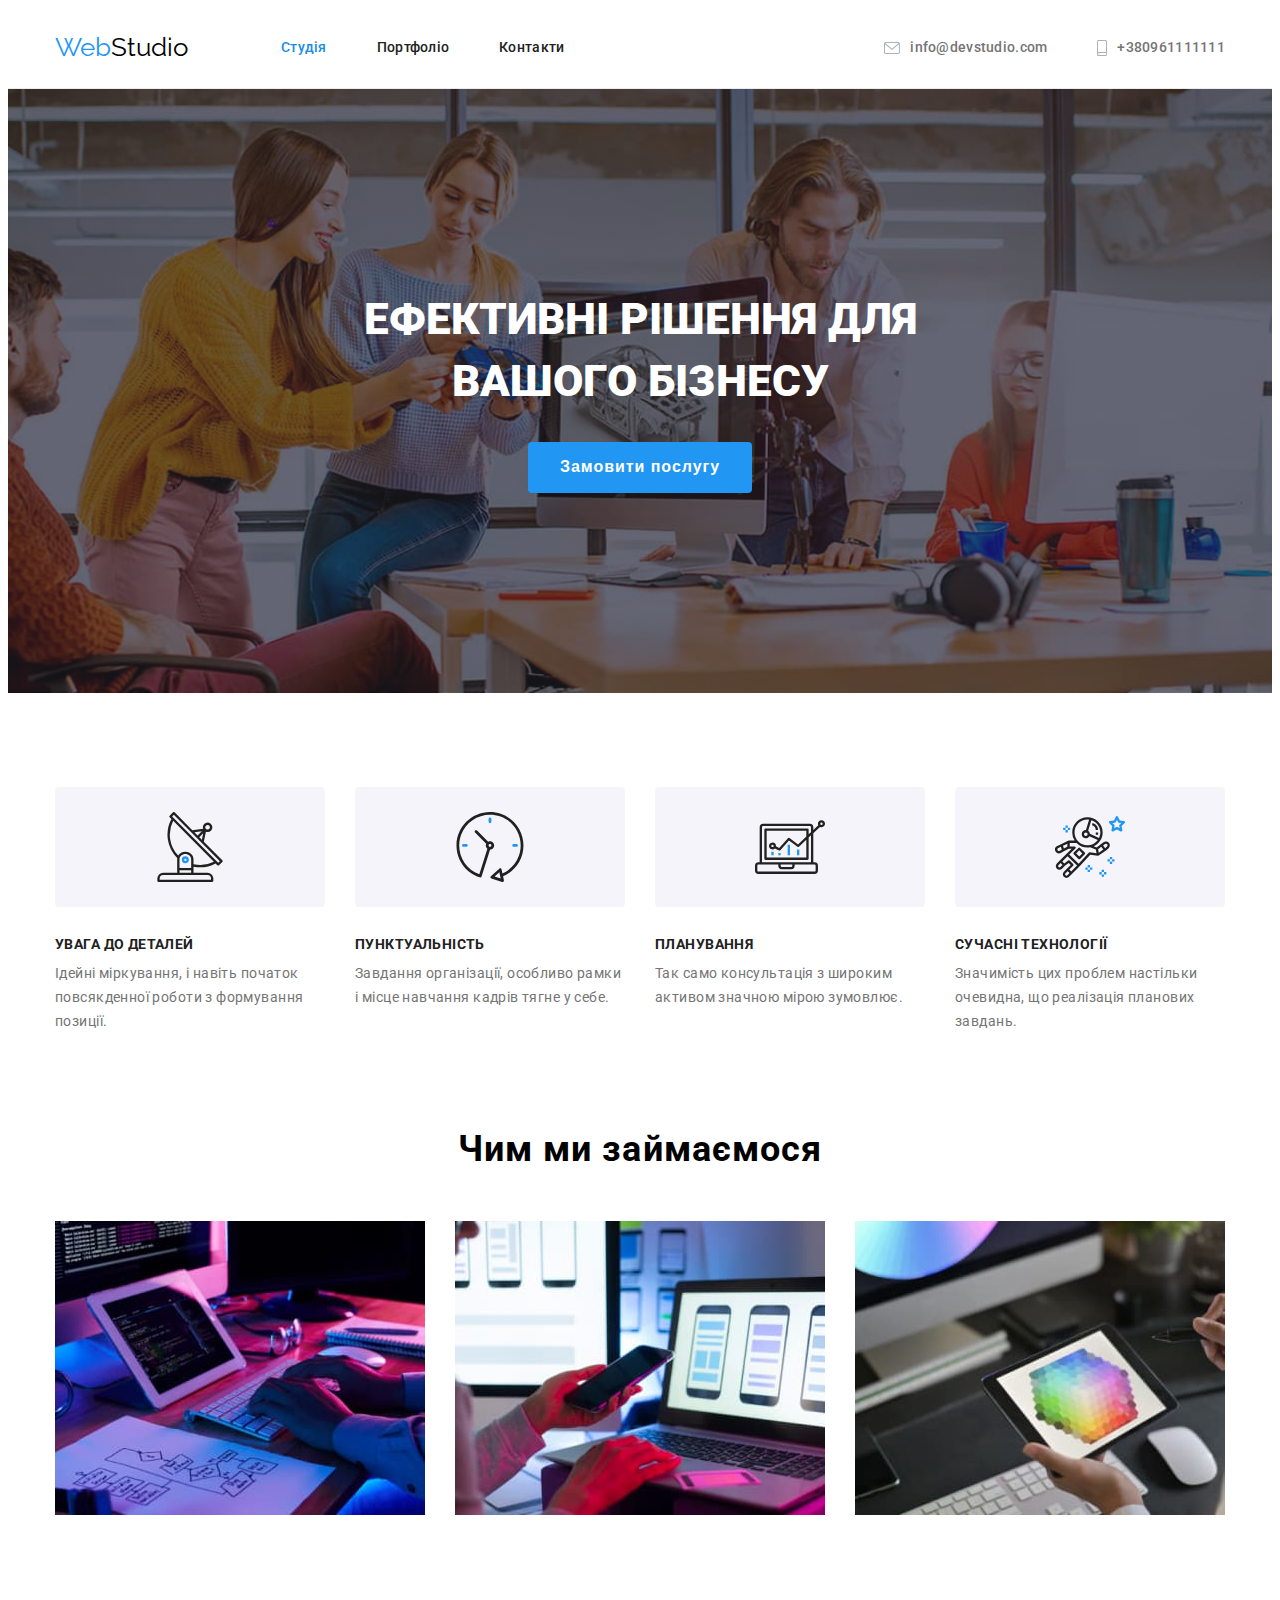
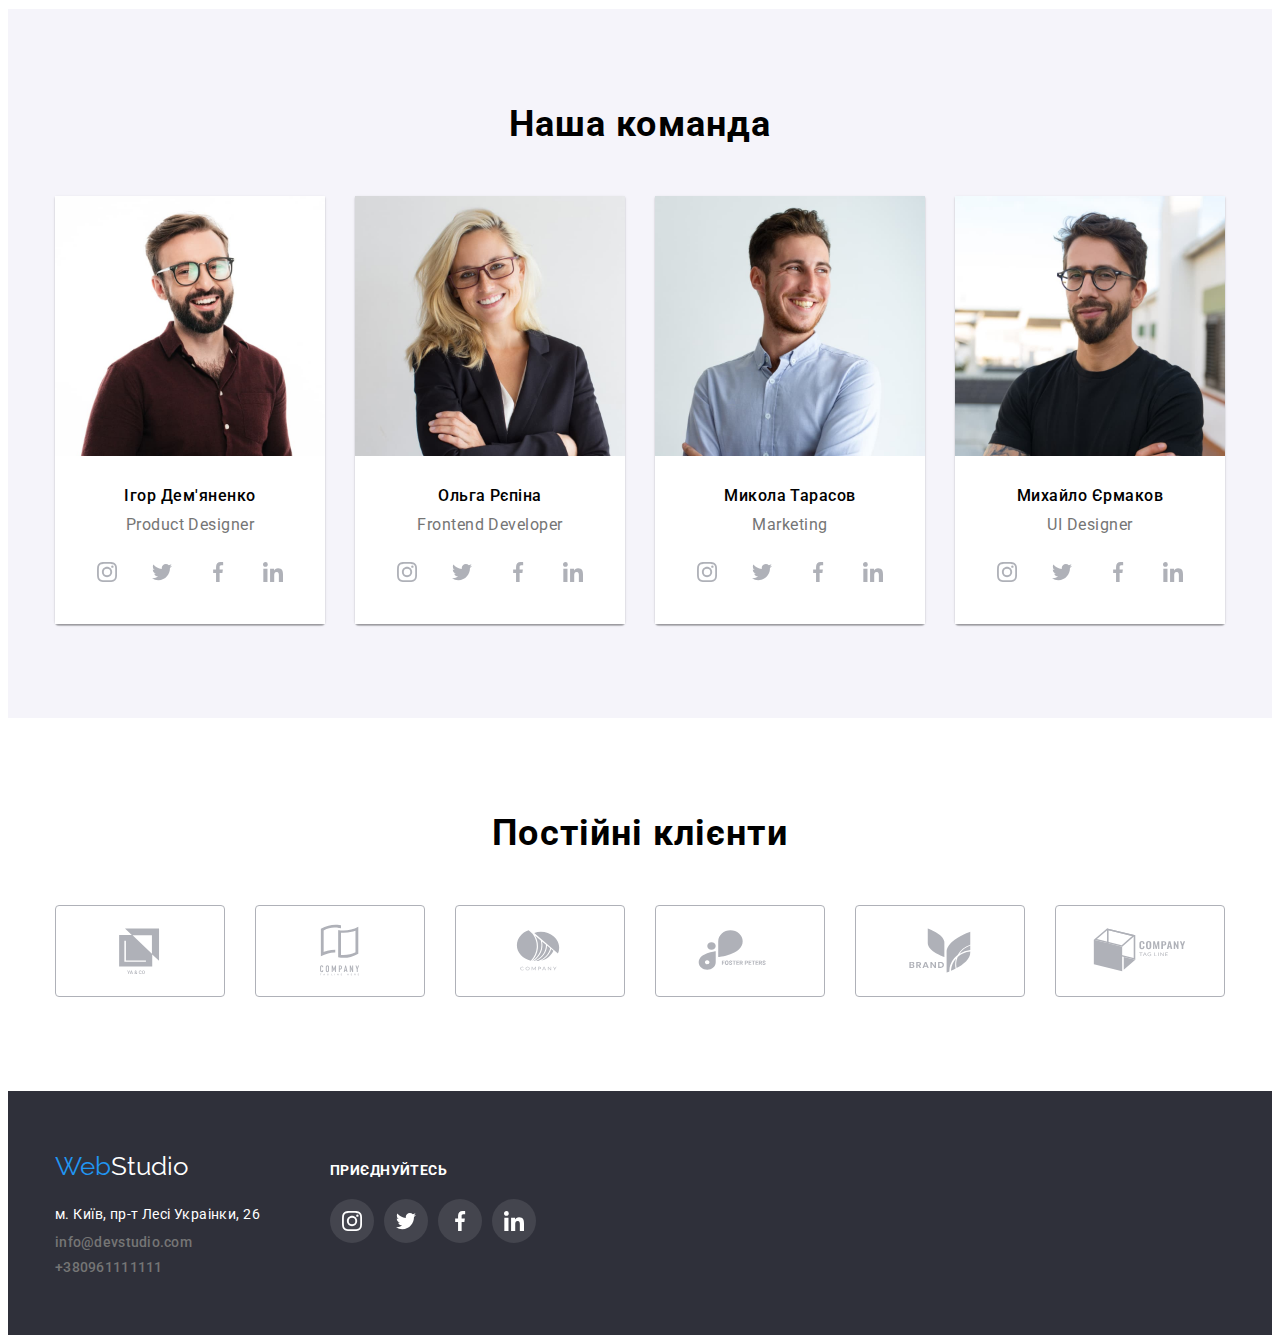
<file: index.html>
<!DOCTYPE html>
<html lang="uk">
<head>
    <meta charset="UTF-8">
    <meta http-equiv="X-UA-Compatible" content="IE=edge">
    <meta name="viewport" content="width=device-width, initial-scale=1.0">
    <!-- Fonts -->
    <link href="https://fonts.googleapis.com/css2?family=Raleway:wght@700&family=Roboto:wght@400;500;700;900&display=swap" rel="stylesheet">
    <!-- Styles -->
    <link rel="stylesheet" href="https://cdnjs.cloudflare.com/ajax/libs/modern-normalize/1.1.0/modern-normalize.min.css" integrity="sha512-wpPYUAdjBVSE4KJnH1VR1HeZfpl1ub8YT/NKx4PuQ5NmX2tKuGu6U/JRp5y+Y8XG2tV+wKQpNHVUX03MfMFn9Q==" crossorigin="anonymous" referrerpolicy="no-referrer" />
    <link rel="stylesheet" href="./css/styles.css">
    <title>WebStudio</title>
</head>
<body>
    <header class="header">
        <div class="container header-container">
                <nav class="header-nav">
                    <a class="header-logo link" href="./index.html">Web<span class="header-logo-second">Studio</span></a>
                <ul class="header-menu list">
                    <li><a class="header-link current link" href="./index.html">Студія</a></li>
                    <li><a class="header-link link" href="./portfolio.html">Портфоліо</a></li>
                    <li><a class="header-link link" href="#">Контакти</a></li>
                </ul> 
                </nav>
                <ul class="header-contact list">
                    <li><a class="address-link link" href="mailto:info@devstudio.com"> 
                        <svg class="icon-address" width=16 height=12>
                            <use href="./images/icons.svg#icon-envelope">
                        </svg>info@devstudio.com</a></li>
                    <li><a class="address-link link" href="tel:+380961111111">
                        <svg class="icon-address" width=10 height=16>
                            <use href="./images/icons.svg#icon-smartphone">
                        </svg>+380961111111</a></li>
                </ul>
        </div>
    </header>
    <main>
        <section class="main-section-primary">
            <div class="hero-wrap">
                <h1>Ефективні рішення для вашого бізнесу</h1>
                <button class="hero-button" type="button">Замовити послугу</button>
            </div>
        </section> 
        <section class="section-wrap">
            <div class="container">
                <!--TODO:Приховати h2 в CSS щоб не порушувати порядок заголовків -->
                <h2 class="visual-hidden">Характеристики нашої команди</h2>
                    <ul class="benefits list">
                        <li class="benefits-list">
                            <div class="benefits-icons">
                                <svg width=70 height=70>
                                    <use href="./images/icons.svg#icon-antenna">
                                </svg>
                            </div>
                            <h3 class="subtitle">Увага до деталей</h3>
                            <p class="subtext">Ідейні міркування, і навіть початок повсякденної роботи з формування позиції.</p>
                        </li>
                        <li class="benefits-list">
                            <div class="benefits-icons">
                                <svg width=70 height=70>
                                    <use href="./images/icons.svg#icon-clock">
                                </svg>
                            </div>
                            <h3 class="subtitle">Пунктуальність</h3>
                            <p class="subtext">Завдання організації, особливо рамки і місце навчання кадрів тягне у себе.</p>
                        </li>
                        <li class="benefits-list">
                            <div class="benefits-icons">
                                <svg width=70 height=70>
                                    <use href="./images/icons.svg#icon-diagram">
                                </svg>
                            </div>
                            <h3 class="subtitle">Планування</h3>
                            <p class="subtext">Так само консультація з широким активом значною мірою зумовлює.</p>
                        </li>
                        <li class="benefits-list">
                            <div class="benefits-icons">
                                <svg width=70 height=70>
                                    <use href="./images/icons.svg#icon-astronaut">
                                </svg>
                            </div>
                            <h3 class="subtitle">Сучасні технології</h3>
                            <p class="subtext">Значимість цих проблем настільки очевидна, що реалізація планових завдань.</p>
                        </li>
                    </ul>
                </div>
            </div>
        </section>
        <section class="section-service">
            <div class="container">
                <h2 class="section-title">Чим ми займаємося</h2>
            <ul class="service list">
                <li><img class="img-list" src="./images/box1.jpg" width="370" alt="програмування"></li>
                <li><img class="img-list" src="./images/1img.jpg" width="370" alt="телефон"></li>
                <li><img class="img-list" src="./images/2img.jpg" width="370" alt="колір"></li>
            </ul>
            </div>
        </section>
        <section class="team-section">
            <div class="container">
                <h2 class="section-title">Наша команда</h2>
            <ul class="our-team list">
                <li class="team-card">
                    <img class="img-team" src="./images/team1.jpg" width="270" alt="Дезайнер продукту">
                    <div class="team-group">
                        <h3 class="team-name">Ігор Дем'яненко</h3>
                        <p class="team-text">Product Designer</p>                        
                        <ul class="list social-icons-list">
                            <li><a href="#" class="team-social-icon">
                                <svg width=20 height=20>
                                <use href="./images/icons.svg#icon-instagram">
                            </svg></a></li>
                            <li ><a href="#" class="team-social-icon">
                                <svg width=20 height=20>
                                <use href="./images/icons.svg#icon-twitter">
                            </svg></a></li>
                            <li ><a href="#" class="team-social-icon">
                                <svg width=20 height=20>
                                <use href="./images/icons.svg#icon-facebook">
                            </svg></a></li>
                            <li ><a href="#" class="team-social-icon">
                                <svg width=20 height=20>
                                <use href="./images/icons.svg#icon-linkedin">
                            </svg></a></li>
                        </ul>
                    
                    </div>
                </li>
                <li class="team-card">
                    <img class="img-team" src="./images/team2.jpg" width="270" alt="Фронтент девелопер">
                    <div class="team-group">
                        <h3 class="team-name">Ольга Рєпіна</h3>
                        <p class="team-text">Frontend Developer</p>
                        <ul class="list social-icons-list">
                            <li><a href="#" class="team-social-icon">
                                <svg width=20 height=20>
                                <use href="./images/icons.svg#icon-instagram">
                            </svg></a></li>
                            <li ><a href="#" class="team-social-icon">
                                <svg width=20 height=20>
                                <use href="./images/icons.svg#icon-twitter">
                            </svg></a></li>
                            <li ><a href="#" class="team-social-icon">
                                <svg width=20 height=20>
                                <use href="./images/icons.svg#icon-facebook">
                            </svg></a></li>
                            <li ><a href="#" class="team-social-icon">
                                <svg width=20 height=20>
                                <use href="./images/icons.svg#icon-linkedin" >
                            </svg></a></li>
                        </ul>
                    </div>
                </li>
                <li class="team-card">
                    <img class="img-team" src="./images/team3.jpg" width="270" alt="Маркетинг">
                    <div class="team-group">
                        <h3 class="team-name">Микола Тарасов</h3>
                        <p class="team-text">Marketing</p>
                        <ul class="list social-icons-list">
                            <li><a href="#" class="team-social-icon">
                                <svg width=20 height=20>
                                <use href="./images/icons.svg#icon-instagram">
                            </svg></a></li>
                            <li ><a href="#" class="team-social-icon">
                                <svg width=20 height=20>
                                <use href="./images/icons.svg#icon-twitter">
                            </svg></a></li>
                            <li ><a href="#" class="team-social-icon">
                                <svg width=20 height=20>
                                <use href="./images/icons.svg#icon-facebook">
                            </svg></a></li>
                            <li ><a href="#" class="team-social-icon">
                                <svg width=20 height=20>
                                <use href="./images/icons.svg#icon-linkedin">
                            </svg></a></li>
                        </ul>
                    </div>
                </li>
                <li class="team-card">
                    <img class="img-team" src="./images/team4.jpg" width="270" alt="Дизайнер">
                    <div class="team-group">
                        <h3 class="team-name">Михайло Єрмаков</h3>
                        <p class="team-text">UI Designer</p>
                        <ul class="list social-icons-list">
                            <li><a href="#" class="team-social-icon">
                                <svg width=20 height=20>
                                <use href="./images/icons.svg#icon-instagram">
                            </svg></a></li>
                            <li ><a href="#" class="team-social-icon">
                                <svg width=20 height=20>
                                <use href="./images/icons.svg#icon-twitter">
                            </svg></a></li>
                            <li ><a href="#" class="team-social-icon">
                                <svg width=20 height=20>
                                <use href="./images/icons.svg#icon-facebook">
                            </svg></a></li>
                            <li ><a href="#" class="team-social-icon">
                                <svg width=20 height=20>
                                <use href="./images/icons.svg#icon-linkedin">
                            </svg></a></li>
                        </ul>
                    </div>
                </li>
            </ul>
            </div>
        </section>
        <section class="section-clients section-filter">
            <div class="container">
                <h2 class="section-title">Постійні клієнти</h2>
                <ul class="icon-clients list">
                    <li><a class="clients-link" href=""><svg width=106 height=60><use href="./images/icons.svg#icon-logo"></svg></a></li>
                    <li><a class="clients-link" href=""><svg width=106 height=60><use href="./images/icons.svg#icon-logo2"></svg></a></li>
                    <li><a class="clients-link" href=""><svg width=106 height=60><use href="./images/icons.svg#icon-logo3"></svg></a></li>
                    <li><a class="clients-link" href=""><svg width=106 height=60><use href="./images/icons.svg#icon-logo4"></svg></a></li>
                    <li><a class="clients-link" href=""><svg width=106 height=60><use href="./images/icons.svg#icon-logo5"></svg></a></li>
                    <li><a class="clients-link" href=""><svg width=106 height=60><use href="./images/icons.svg#icon-logo6"></svg></a></li>
                </ul>
            </div>
        </section>
    </main>
    <footer class="footer">
        <div class="container footer-flex">
            <div>
            <a class="footer-logo link" href="./index.html">Web<span class="footer-logo-second">Studio</span></a>
        <address>
            <ul class="list">
                <li class="address-list"><a class="address-place link" href="https://goo.gl/maps/CPtrU1FHBa2aNyZL9" target="_blank" rel="noopener noreferrer nofollow">м. Київ, пр-т Лесі Украінки, 26</a>  
                </li>
                <li class="address-list"> <a class="address-link link" href="mailto:info@devstudio.com">info@devstudio.com</a></li>
                <li class="address-list"><a class="address-link  link" href="tel:+380961111111">+380961111111</a></li>
            </ul>
        </address>
    </div>
        <div>
            <p class="subtitle-footer">Приєднуйтесь</p>
            <ul class="list icon-footer">
                <li><a class="footer-icons" href="">
                    <svg width=20 height=20>
                    <use href="./images/icons.svg#icon-instagram">
                </svg></a></li>
                <li><a class="footer-icons" href="">
                    <svg width=20 height=20>
                    <use href="./images/icons.svg#icon-twitter">
                </svg></a></li>
                <li><a class="footer-icons" href="">
                    <svg width=20 height=20>
                    <use href="./images/icons.svg#icon-facebook">
                </svg></a></li>
                <li><a class="footer-icons" href="">
                    <svg width=20 height=20>
                    <use href="./images/icons.svg#icon-linkedin">
                </svg></a></li>
            </ul>
        </div>
            </div>
        </footer>
</body>
</html>
</file>
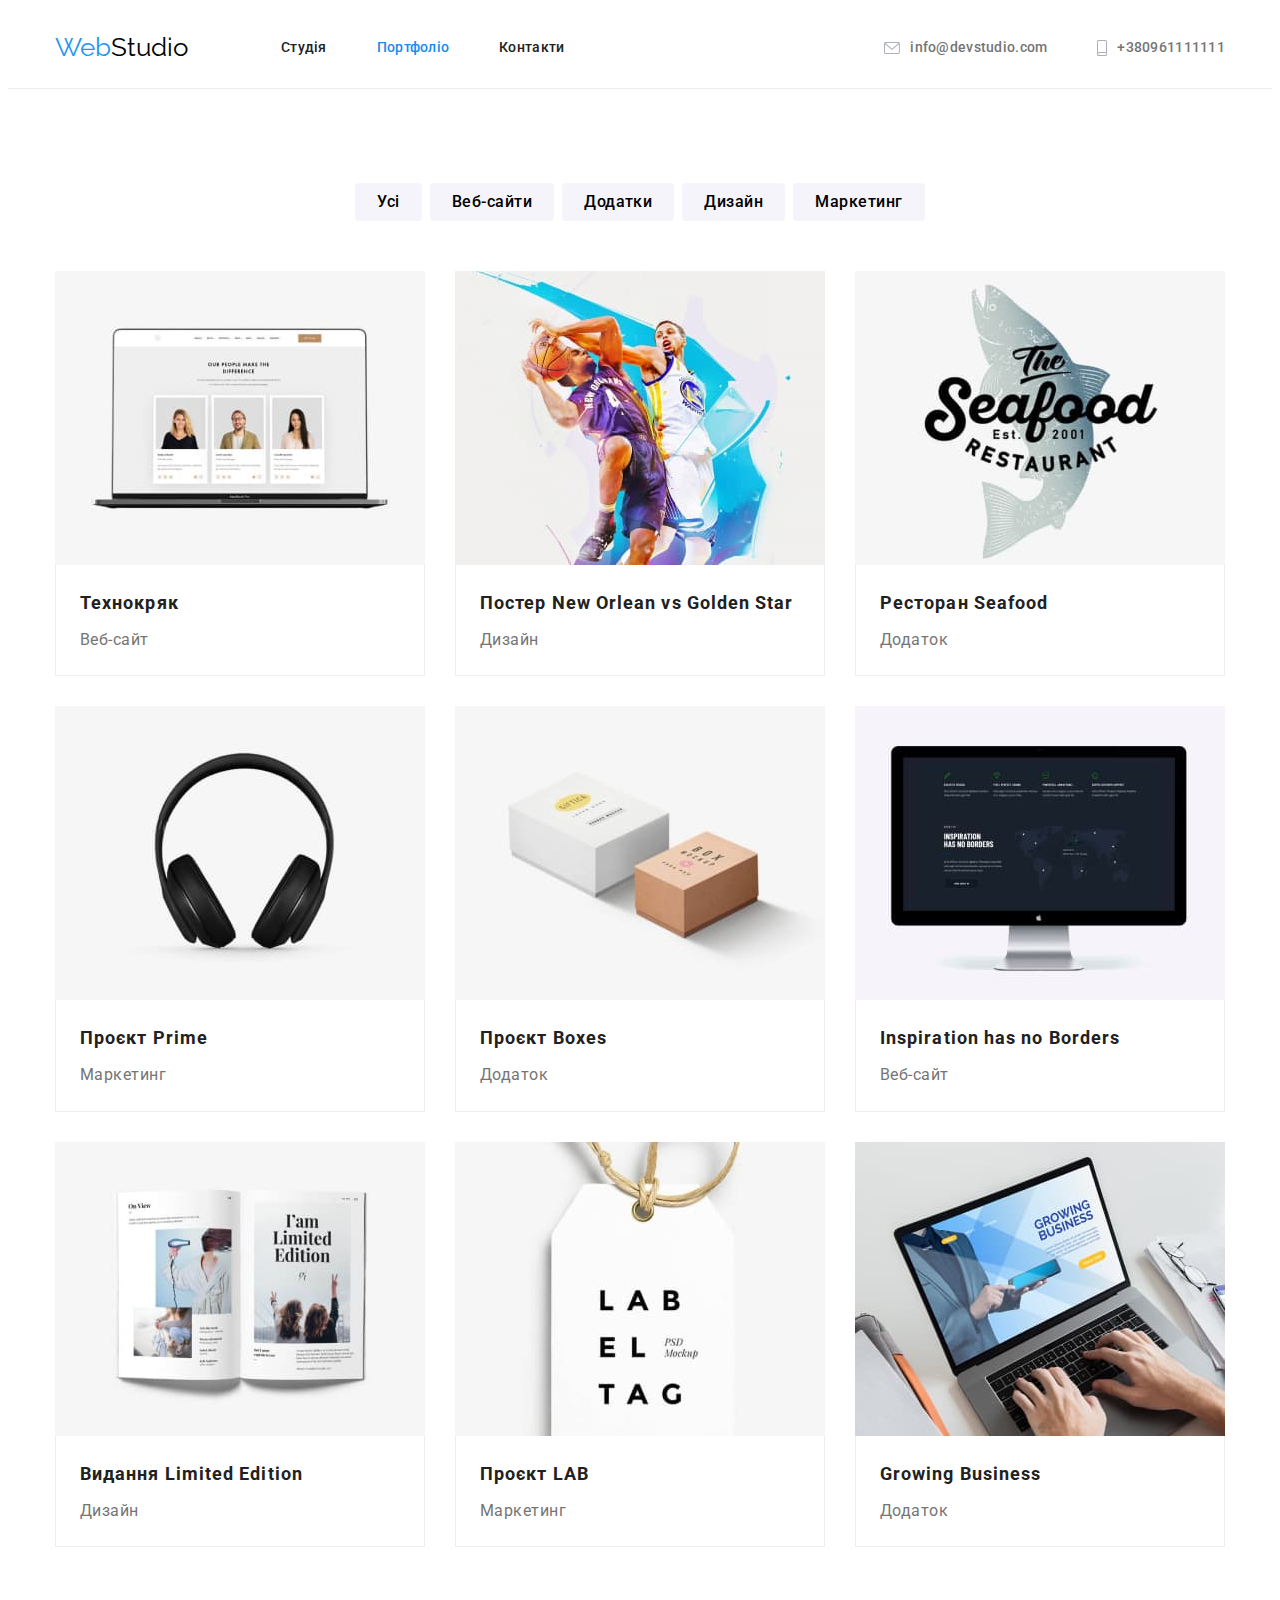
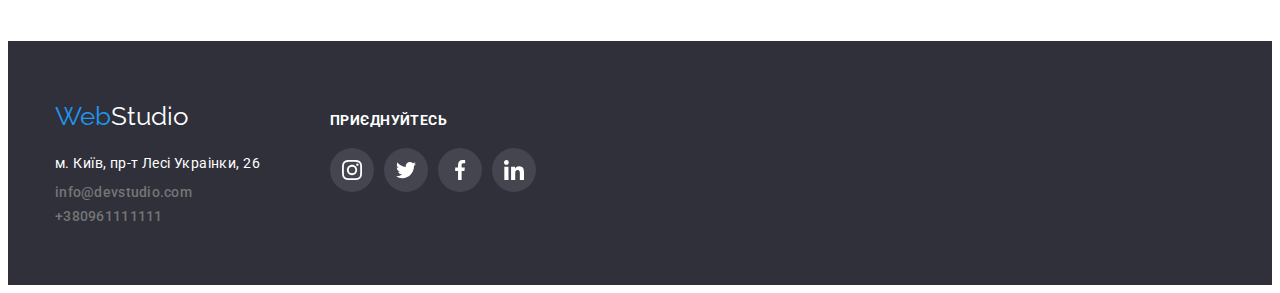
<file: portfolio.html>
<!DOCTYPE html>
<html lang="uk">
<head>
    <meta charset="UTF-8">
    <meta http-equiv="X-UA-Compatible" content="IE=edge">
    <meta name="viewport" content="width=device-width, initial-scale=1.0">
    <!-- Fonts -->
    <link href="https://fonts.googleapis.com/css2?family=Raleway:wght@700&family=Roboto:wght@400;500;700;900&display=swap" rel="stylesheet">
    <!-- Styles -->
    <link rel="stylesheet" href="https://cdnjs.cloudflare.com/ajax/libs/modern-normalize/1.1.0/modern-normalize.min.css" integrity="sha512-wpPYUAdjBVSE4KJnH1VR1HeZfpl1ub8YT/NKx4PuQ5NmX2tKuGu6U/JRp5y+Y8XG2tV+wKQpNHVUX03MfMFn9Q==" crossorigin="anonymous" referrerpolicy="no-referrer" />
    <link rel="stylesheet" href="./css/styles.css">
    <title>Portfolio</title>
</head>
<body>
    <header class="header">
        <div class="container header-container">
                <nav class="header-nav">
                    <a class="header-logo link" href="./index.html">Web<span class="header-logo-second">Studio</span></a>
                <ul class="header-menu list">
                    <li><a class="header-link  link" href="./index.html">Студія</a></li>
                    <li><a class="header-link current link" href="./portfolio.html">Портфоліо</a></li>
                    <li><a class="header-link link" href="#">Контакти</a></li>
                </ul> 
                </nav>
                <ul class="header-contact list">
                    <li><a class="address-link link" href="mailto:info@devstudio.com"> 
                        <svg class="icon-address" width=16 height=12>
                            <use href="./images/icons.svg#icon-envelope">
                        </svg>info@devstudio.com</a></li>
                    <li><a class="address-link link" href="tel:+380961111111">
                        <svg class="icon-address" width=10 height=16>
                            <use href="./images/icons.svg#icon-smartphone">
                        </svg>+380961111111</a></li>
                </ul>
        </div>
    </header>
    <main>
        <section class="section-filter">
            <div class="container">
                <h1 class="visual-hidden">Усі сервіси</h1>
                <ul class="filter list">
                    <li><button class="button-filter" type="button">Усі</button></li>
                    <li><button class="button-filter" type="button">Веб-сайти</button></li>
                    <li><button class="button-filter" type="button">Додатки</button></li>
                    <li><button class="button-filter" type="button">Дизайн</button></li>
                    <li><button class="button-filter" type="button">Маркетинг</button></li>
                </ul>
            <ul class="portfolio-gallery list">
                <li>
                    <a class="card-gallery link" href="#">
                        <img src="./images/port-techno.jpg" alt="Екран ноута" width="370">
                        <div class="title-gallery">
                            <h2 class="projects-titles link">Технокряк</h2>
                            <p class="projects-text">Веб-сайт</p>
                        </div>
                    </a>
                </li>
                <li>
                    <a class="card-gallery link" href="#">
                        <img src="./images/port-basket.jpg" alt="Постер баскетбол" width="370">
                        <div class="title-gallery">
                            <h2 class="projects-titles ">Постер New Orlean vs Golden Star</h2>
                            <p class="projects-text">Дизайн</p>
                        </div>
                    </a>
                </li>
                <li>
                    <a class="card-gallery link" href="#">
                        <img src="./images/port-seafood.jpg" alt="Ресторан" width="370">
                        <div class="title-gallery">
                            <h2 class="projects-titles ">Ресторан Seafood</h2>
                            <p class="projects-text">Додаток</p>
                        </div>
                    </a>
                </li>
                <li>
                    <a class="card-gallery link" href="#">
                        <img src="./images/port-prime.jpg" alt="Наушники" width="370">
                        <div class="title-gallery">
                            <h2 class="projects-titles ">Проєкт Prime</h2>
                            <p class="projects-text">Маркетинг</p>
                        </div>
                    </a>
                </li>
                <li>
                    <a  class="card-gallery link" href="#">
                        <img src="./images/port-boxes.jpg" alt="Коробки" width="370">
                        <div class="title-gallery">
                            <h2 class="projects-titles link">Проєкт Boxes</h2>
                            <p class="projects-text">Додаток</p>
                        </div>
                    </a>
                </li>
                <li>
                    <a class="card-gallery link" href="#">
                        <img src="./images/port-monitor.jpg" alt="Монітор" width="370">
                        <div class="title-gallery">
                            <h2 class="projects-titles ">Inspiration has no Borders</h2>
                            <p class="projects-text">Веб-сайт</p>
                        </div>
                    </a>
                </li>
                <li>
                    <a class="card-gallery link" href="#">
                        <img src="./images/port-book.jpg" alt="Книжка" width="370">
                        <div class="title-gallery">
                            <h2 class="projects-titles link">Видання Limited Edition</h2>
                            <p class="projects-text">Дизайн</p>
                        </div>
                    </a>
                </li>
                <li>
                    <a class="card-gallery link" href="#">
                        <img src="./images/port-lab.jpg" alt="проект лаб" width="370">
                        <div class="title-gallery">
                            <h2 class="projects-titles ">Проєкт LAB</h2>
                            <p class="projects-text">Маркетинг</p>
                        </div>
                    </a>
                </li>
                <li>
                    <a class="card-gallery link" href="#">
                        <img src="./images/port-laptop.jpg" alt="Ноутбук" width="370">
                        <div class="title-gallery">
                            <h2 class="projects-titles">Growing Business</h2>
                            <p class="projects-text">Додаток</p>
                        </div>
                    </a>
                </li>
            </ul>
            </div>
            </div>
        </section>
    </main>
    <footer class="footer">
        <div class="container footer-flex">
            <div>
            <a class="footer-logo link" href="./index.html">Web<span class="footer-logo-second">Studio</span></a>
        <address>
            <ul class="list">
                <li class="address-list"><a class="address-place link" href="https://goo.gl/maps/CPtrU1FHBa2aNyZL9" target="_blank" rel="noopener noreferrer nofollow">м. Київ, пр-т Лесі Украінки, 26</a>  
                </li>
                <li class="address-list"> <a class="address-link link" href="mailto:info@devstudio.com">info@devstudio.com</a></li>
                <li class="address-list"><a class="address-link  link" href="tel:+380961111111">+380961111111</a></li>
            </ul>
        </address>
    </div>
        <div>
            <p class="subtitle-footer">Приєднуйтесь</p>
            <ul class="list icon-footer">
                <li><a class="footer-icons" href="">
                    <svg width=20 height=20>
                    <use href="./images/icons.svg#icon-instagram">
                </svg></a></li>
                <li><a class="footer-icons" href="">
                    <svg width=20 height=20>
                    <use href="./images/icons.svg#icon-twitter">
                </svg></a></li>
                <li><a class="footer-icons" href="">
                    <svg width=20 height=20>
                    <use href="./images/icons.svg#icon-facebook">
                </svg></a></li>
                <li><a class="footer-icons" href="">
                    <svg width=20 height=20>
                    <use href="./images/icons.svg#icon-linkedin">
                </svg></a></li>
            </ul>
        </div>
            </div>
        </footer>
</body>
</html>
</file>
<file: css/styles.css>
/* font-family: 'Raleway', sans-serif;
font-family: 'Roboto', sans-serif; */
:root {
    --logo-color-main:#2196F3;
    --logo-color-header:#000000;
    --logo-color-footer: #FFFFFF;
    --background-footer-color: #2F303A;
    --primary-text-color: #212121;
    --primary-address-color: #757575;
    --section-color-background:#F5F4FA;
    --hero-button-hover: #188CE8;
    --icon-default-color: #AFB1B8;
}



*{
    box-sizing: border-box;
}
body {
    font-family: Roboto,sans-serif;
}
.button {
    cursor: pointer;
}
.link {
    text-decoration: none;
}
.list {
    margin: 0;
    padding: 0;
    list-style-type: none;
}
/* Header */
.header {
    border-bottom: 1px solid #ECECEC;
}
.header-logo {
    padding: 24px 0 25px 0;
    color: var(--logo-color-main);
    font-family: 'Raleway',sans-serif;
    font-size: 26px;
    line-height: 1.2;
}
.header-logo-second {
    color: var(--logo-color-header);
}
.container {
    max-width: 1200px;
    margin: 0 auto;
    padding: 0 15px;
}
.header-container {
    display: flex;
    align-items: center;
    justify-content: space-between;
}
.header-nav {
    display: flex;
    flex-grow: 1;
    justify-content: start;
    align-items: center;
    gap: 93px;
}
.header-menu {
    display: flex;
    align-items:center;
    gap: 50px;
}
.header-contact {
    display: flex;
    align-items: center;
    gap: 50px;
}
.header-link {
    display: inline-block;
    padding: 32px 0;
    color: var(--primary-text-color);
    font-weight: 500;
    font-size: 14px;
    line-height: 1.1;
    letter-spacing: 0.02em;
}
.header-link:hover, .header-link:focus {
    color: var(--logo-color-main);
}
.address-link {
    align-items: center;
    display: flex;
    margin-bottom: 9px;
    color: var(--primary-address-color);
    font-weight: 500;
    font-size: 14px;
    line-height: 1.1;
    letter-spacing: 0.02em;
    font-style: normal;
    fill: var(--icon-default-color);
}
.address-link:last-child {
    margin-bottom: 0;
}
.address-link:hover, .address-link:focus {
    color: var(--logo-color-main);
    fill: var(--logo-color-main);
}

.footer {
    padding: 60px 0;
    background-color: var(--background-footer-color);
}

.footer-logo {
    display: inline-block;
    margin-bottom: 20px;
    color: var(--logo-color-main);
    font-family: 'Raleway';
    font-size: 26px;
    line-height: 1.2;
}
.footer-logo-second {
    color: var(--logo-color-footer);
}
.address-place {
    display: inline-block;
    color: var(--logo-color-footer);
    font-size: 14px;
    line-height: 1.7;
    letter-spacing: 0.03em;
    font-style: normal;
}
.address-place:hover, .address-place:focus {
    color: var(--logo-color-main);
}
.address-list:not(:last-child) {
    margin-bottom: 9px;
}
.main-section-primary {
    background-image: linear-gradient(0deg, rgba(47, 48, 58, 0.4), rgba(47, 48, 58, 0.4)), 
    url('../images/img.jpg');
    padding: 200px 0;    
    background-size: cover;
    background-position: center;
    max-width: 1600px;
    margin: 0 auto;  
    background-repeat: no-repeat;
    text-align: center;
}
h1 {
    color: var(--logo-color-footer);
    font-family: 'Roboto';
    font-weight: 900;
    font-size: 44px;
    line-height: 1.4;
    margin-top: 0;
    margin-bottom: 30px;
    text-transform: uppercase;
}
.hero-wrap {
    max-width: 696px;
    margin-left: auto;
    margin-right: auto;
}
.hero-button {
    padding: 10px 32px;
    background-color: var(--logo-color-main);
    color: var(--logo-color-footer);
    font-weight: 700;
    font-size: 16px;
    line-height: 1.9;
    text-align: center;
    letter-spacing: 0.06em;
    cursor: pointer;
    border: none;
    border-radius: 4px;
}
.hero-button:hover, .hero-button:focus {
    background-color: var(--hero-button-hover) ;
    box-shadow: 0px 4px 4px rgba(0, 0, 0, 0.15);
}
.section-wrap {
    padding: 94px 0;
}
.visual-hidden {
    position: absolute;
    width: 1px;
    height: 1px;
    margin: -1px;
    border: 0;
    padding: 0;
    white-space: nowrap;
    clip-path: inset(100%);
    clip: rect(0 0 0 0);
    overflow: hidden;
}
.benefits {
    display: flex;
    gap: 30px;
}
.benefits-list {

    width: 270px;
}

.subtitle {
    margin: 0 0 10px 0;
    color: var(--primary-text-color);
    font-weight: 700;
    font-size: 14px;
    line-height: 1.1;
    letter-spacing: 0.03em;
    text-transform: uppercase;
}
.subtext {
    margin: 0 auto;
    color:var(--primary-address-color);
    font-size: 14px;
    line-height: 1.7;
    letter-spacing: 0.03em;
}
.section-service {
    padding-bottom: 94px;
}
.service {
    display: flex;
    gap: 30px;
}
.img-list {
    display: block;
}
.team-section {
    padding: 94px 0;
    background-color: var(--section-color-background);
}
.section-title {
    margin: 0 0 50px 0;
    font-weight: 700;
    font-size: 36px;
    line-height: 1.2;
    text-align: center;
    letter-spacing: 0.03em
}
.img-team {
    display: block; 
}
.team-card {
    box-shadow: 0px 1px 3px rgba(0, 0, 0, 0.12), 0px 1px 1px rgba(0, 0, 0, 0.14), 0px 2px 1px rgba(0, 0, 0, 0.2);
    border-radius: 0px 0px 4px 4px;
}
.our-team {
    display: flex;
    gap: 30px;
}
.team-group {
    padding: 30px;
    background-color: var(--logo-color-footer);
}
.team-name {
    margin: 0 0 10px 0;
    font-weight: 500;
    font-size: 16px;
    line-height: 1.2;
    text-align: center;
    letter-spacing: 0.03em
}
.team-text {
    margin: 0 auto;
    color: var(--primary-address-color);
    font-size: 16px;
    line-height: 1.2;
    text-align: center;
    letter-spacing: 0.03em;
}
/* Портфоліо */
.header-link.current {
    color: var(--hero-button-hover);
}
.section-filter {
    padding: 94px 0;

}
.filter {
    margin-bottom: 50px;
    display: flex;
    justify-content: center;
    gap: 8px;
}
.button-filter {
    padding: 6px 22px;
    background-color:  var(--section-color-background);
    border-radius: 4px;
    border: none;
    cursor: pointer;
    font-weight: 500;
    font-size: 16px;
    line-height: 1.6;
    text-align: center;
    letter-spacing: 0.03em;
    font-family: inherit;
}
.button-filter:hover, .button-filter:focus {
    color: var(--logo-color-footer);
    background-color: var(--logo-color-main);
    box-shadow: 0px 3px 1px rgba(0, 0, 0, 0.1), 0px 1px 2px rgba(0, 0, 0, 0.08), 0px 2px 2px rgba(0, 0, 0, 0.12);
}
.card-gallery img, a {
    display: block;
}
.card-gallery:hover, .card-gallery:focus {
    box-shadow: 0px 1px 1px rgba(0, 0, 0, 0.12), 0px 4px 4px rgba(0, 0, 0, 0.06), 1px 4px 6px rgba(0, 0, 0, 0.16);
}
.title-gallery {
    padding: 20px 24px;
    border: 1px solid #EEEEEE;
    border-top: none;
}
.portfolio-gallery {
    flex-wrap: wrap;
    display: flex;
    gap: 30px;
}
.projects-titles {
    margin: 0 0 4px 0;
    color: var(--primary-text-color);
    font-weight: 700;
    font-size: 18px;
    line-height: 2;
    letter-spacing: 0.06em
}
.projects-text {
    margin: 0 auto;
    color: var(--primary-address-color);
    font-size: 16px;
    line-height: 1.9;
    letter-spacing: 0.03em;
}

/* Icons */
.icon-address {
    margin-right: 10px; 
}

.benefits-icons {
    display: flex;
    align-items: center;
    background: #F5F4FA;
    border-radius: 4px;
    padding: 25px 100px;
    margin-bottom: 30px;
    width: 270px;
    height: 120px;
} 
.social-icons-list {
    display: flex;
    justify-content: space-between;
    margin-top: 16px;
}

.team-social-icon {
    display: flex;   
    align-items: center;
    padding: 12px;
    width: 44px;
    height: 44px;
    gap: 10px; 
    fill: var(--icon-default-color);
} 
.team-social-icon:hover, .team-social-icon:focus {
    border-radius: 50%;
    background-color: var(--logo-color-main);
    fill: var(--logo-color-footer);
}


.section-clients {
    background-color:var(--logo-color-footer) ;
}
.icon-clients {
    display: flex;
    gap: 30px;
}
.clients-link {
    width: 170px;   
    height: 92px;
    border: solid 1px var(--icon-default-color);
    display: flex;
    align-items: center;
    padding: 16px 32px;
    fill:var(--icon-default-color);
    border-radius: 4px;
}
.clients-link:hover, .clients-link:focus {
    fill: var(--logo-color-main);
    border-color: var(--logo-color-main);
}

.footer-flex {
    display: flex;
    gap: 70px;
    align-items: baseline;
}

.icon-footer {
    display: flex;
    gap: 10px;
}


.subtitle-footer {
    margin: 0 0 20px 0;
    color: var(--logo-color-footer);
    font-weight: 700;
    font-size: 14px;
    line-height: 1.1;
    letter-spacing: 0.03em;
    text-transform: uppercase;
    
}
.footer-icons {
    width: 44px;   
    height: 44px;    
    display: flex;
    align-items: center;
    padding: 12px 12px;
    fill:var(--logo-color-footer);
    border-radius: 50%;
    background-color: rgba(255, 255, 255, 0.1);
}

.footer-icons:hover, .footer-icons:focus {
    background-color: var(--logo-color-main);
}
</file>
